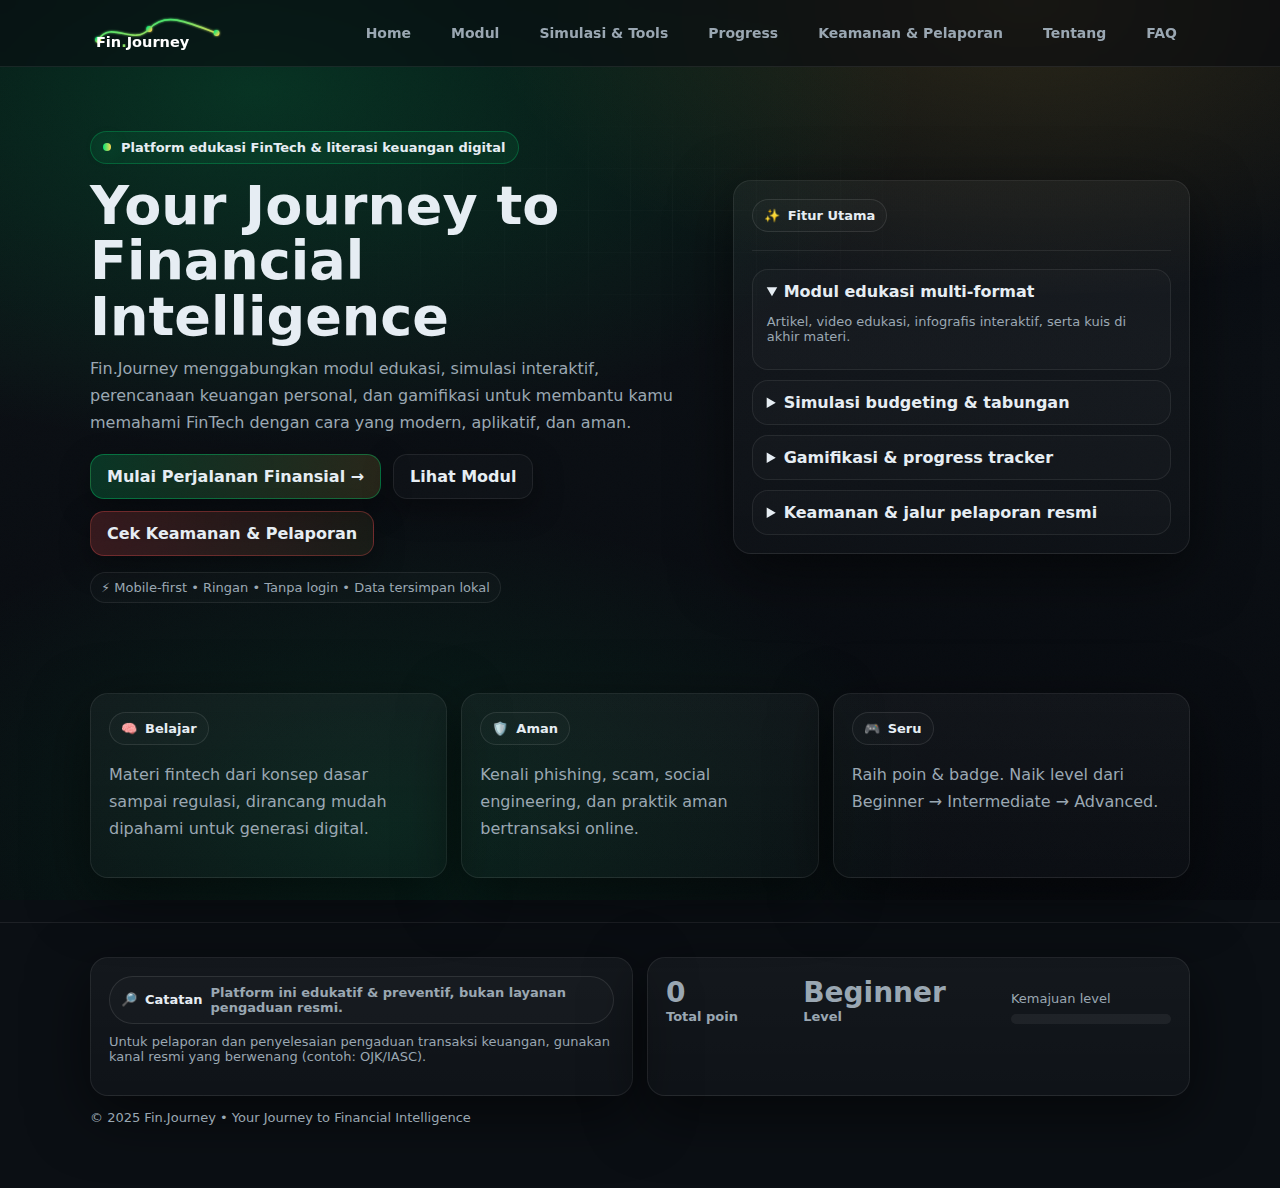
<file: index.html>
<!doctype html>
<html lang="id">
<head>
  <meta charset="utf-8" />
  <meta name="viewport" content="width=device-width, initial-scale=1" />
  <title>Landing | Fin.Journey</title>
  <meta name="description" content="Fin.Journey adalah platform edukasi literasi keuangan digital: modul fintech, keamanan, regulasi, simulasi & gamifikasi."/>
  <link rel="icon" href="assets/logo.svg" type="image/svg+xml"/>
  <link rel="stylesheet" href="css/styles.css" />
</head>
<body>
  <div class="grid-bg" aria-hidden="true"></div>
  <div class="noise" aria-hidden="true"></div>

  <header>
    <div class="container">
      <div class="nav">
        <a class="brand" href="home.html" aria-label="Ke Beranda">
          <img src="assets/logo.svg" alt="Fin.Journey logo"/>
        </a>
        <nav class="navlinks" aria-label="Navigasi utama">
          <a data-nav href="home.html">Home</a>
          <a data-nav href="modules.html">Modul</a>
          <a data-nav href="tools.html">Simulasi & Tools</a>
          <a data-nav href="gamification.html">Progress</a>
          <a data-nav href="security.html">Keamanan & Pelaporan</a>
          <a data-nav href="about.html">Tentang</a>
          <a data-nav href="faq.html">FAQ</a>
        </nav>
        <div class="mobile-toggle">
          <button id="mobileBtn" aria-label="Buka menu">☰ Menu</button>
        </div>
      </div></div>
  </header>

  
<main class="hero">
  <div class="container">
    <div class="wrap">
      <div>
        <div class="kicker"><span class="dot"></span> Platform edukasi FinTech & literasi keuangan digital</div>
        <h1>Your Journey to<br/>Financial Intelligence</h1>
        <p class="subtitle">
          Fin.Journey menggabungkan modul edukasi, simulasi interaktif, perencanaan keuangan personal, dan gamifikasi
          untuk membantu kamu memahami FinTech dengan cara yang modern, aplikatif, dan aman.
        </p>
        <div class="cta-row">
          <a class="btn primary" href="home.html">Mulai Perjalanan Finansial →</a>
          <a class="btn" href="modules.html">Lihat Modul</a>
          <a class="btn danger" href="security.html">Cek Keamanan & Pelaporan</a>
        </div>
        <div style="margin-top:16px" class="pill">⚡ Mobile-first • Ringan • Tanpa login • Data tersimpan lokal</div>
      </div>
      <div class="card pad">
        <div class="badge">✨ <strong>Fitur Utama</strong></div>
        <hr class="sep"/>
        <div class="accordion">
          <details open>
            <summary>Modul edukasi multi-format</summary>
            <p class="small">Artikel, video edukasi, infografis interaktif, serta kuis di akhir materi.</p>
          </details>
          <details>
            <summary>Simulasi budgeting & tabungan</summary>
            <p class="small">Coba kalkulator sederhana untuk menyusun alokasi keuangan bulanan.</p>
          </details>
          <details>
            <summary>Gamifikasi & progress tracker</summary>
            <p class="small">Poin, level, badge, dan riwayat pembelajaran untuk memotivasi belajar.</p>
          </details>
          <details>
            <summary>Keamanan & jalur pelaporan resmi</summary>
            <p class="small">Edukasi pencegahan penipuan + tautan ke kanal resmi OJK/IASC.</p>
          </details>
        </div>
      </div>
    </div>
  </div>
</main>

<section class="section">
  <div class="container">
    <div class="cols-3">
      <div class="card pad">
        <div class="badge">🧠 <strong>Belajar</strong></div>
        <p>Materi fintech dari konsep dasar sampai regulasi, dirancang mudah dipahami untuk generasi digital.</p>
      </div>
      <div class="card pad">
        <div class="badge">🛡️ <strong>Aman</strong></div>
        <p>Kenali phishing, scam, social engineering, dan praktik aman bertransaksi online.</p>
      </div>
      <div class="card pad">
        <div class="badge">🎮 <strong>Seru</strong></div>
        <p>Raih poin & badge. Naik level dari Beginner → Intermediate → Advanced.</p>
      </div>
    </div>
  </div>
</section>


  <footer class="footer">
    <div class="container">
      <div class="cols-2">
        <div class="card pad">
          <div class="badge">🔎 <strong>Catatan</strong> Platform ini edukatif & preventif, bukan layanan pengaduan resmi.</div>
          <p class="small" style="margin-top:10px">
            Untuk pelaporan dan penyelesaian pengaduan transaksi keuangan, gunakan kanal resmi yang berwenang (contoh: OJK/IASC).
          </p>
        </div>
        <div class="card pad">
          <div class="kpi">
            <div>
              <div class="n" id="pointsVal">0</div>
              <div class="lbl">Total poin</div>
            </div>
            <div>
              <div class="n" id="levelVal">Beginner</div>
              <div class="lbl">Level</div>
            </div>
            <div style="min-width:160px">
              <div class="small">Kemajuan level</div>
              <div class="progress" style="margin-top:8px"><div id="levelBar"></div></div>
            </div>
          </div>
        </div>
      </div>
      <p class="small" style="margin-top:14px">© 2025 Fin.Journey • Your Journey to Financial Intelligence</p>
    </div>
  </footer>

  <div id="toast" class="toast" role="status" aria-live="polite"></div>
  <script src="js/app.js"></script>
</body>
</html>
</file>
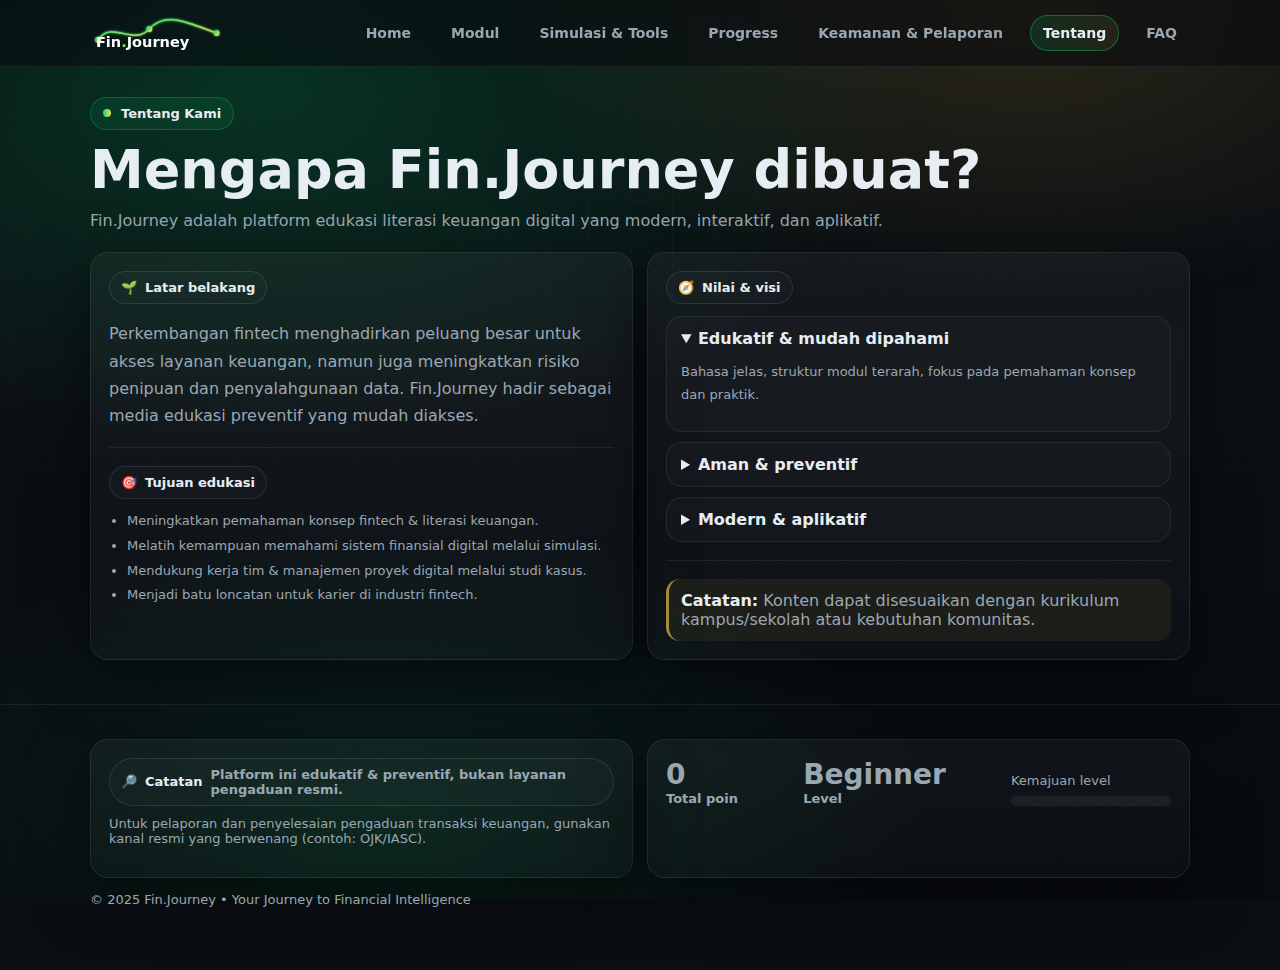
<file: about.html>
<!doctype html>
<html lang="id">
<head>
  <meta charset="utf-8" />
  <meta name="viewport" content="width=device-width, initial-scale=1" />
  <title>Tentang | Fin.Journey</title>
  <meta name="description" content="Fin.Journey adalah platform edukasi literasi keuangan digital: modul fintech, keamanan, regulasi, simulasi & gamifikasi."/>
  <link rel="icon" href="assets/logo.svg" type="image/svg+xml"/>
  <link rel="stylesheet" href="css/styles.css" />
</head>
<body>
  <div class="grid-bg" aria-hidden="true"></div>
  <div class="noise" aria-hidden="true"></div>

  <header>
    <div class="container">
      <div class="nav">
        <a class="brand" href="home.html" aria-label="Ke Beranda">
          <img src="assets/logo.svg" alt="Fin.Journey logo"/>
        </a>
        <nav class="navlinks" aria-label="Navigasi utama">
          <a data-nav href="home.html">Home</a>
          <a data-nav href="modules.html">Modul</a>
          <a data-nav href="tools.html">Simulasi & Tools</a>
          <a data-nav href="gamification.html">Progress</a>
          <a data-nav href="security.html">Keamanan & Pelaporan</a>
          <a data-nav href="about.html">Tentang</a>
          <a data-nav href="faq.html">FAQ</a>
        </nav>
        <div class="mobile-toggle">
          <button id="mobileBtn" aria-label="Buka menu">☰ Menu</button>
        </div>
      </div></div>
  </header>

  
<main class="section" style="padding-top:30px">
  <div class="container">
    <div class="kicker"><span class="dot"></span> Tentang Kami</div>
    <h1 style="margin-top:12px">Mengapa Fin.Journey dibuat?</h1>
    <p class="subtitle">Fin.Journey adalah platform edukasi literasi keuangan digital yang modern, interaktif, dan aplikatif.</p>

    <div class="cols-2">
      <div class="card pad">
        <div class="badge">🌱 <strong>Latar belakang</strong></div>
        <p>Perkembangan fintech menghadirkan peluang besar untuk akses layanan keuangan, namun juga meningkatkan risiko penipuan dan penyalahgunaan data. Fin.Journey hadir sebagai media edukasi preventif yang mudah diakses.</p>
        <hr class="sep"/>
        <div class="badge">🎯 <strong>Tujuan edukasi</strong></div>
        <ul class="small" style="margin-top:10px; padding-left:18px; line-height:1.9">
          <li>Meningkatkan pemahaman konsep fintech & literasi keuangan.</li>
          <li>Melatih kemampuan memahami sistem finansial digital melalui simulasi.</li>
          <li>Mendukung kerja tim & manajemen proyek digital melalui studi kasus.</li>
          <li>Menjadi batu loncatan untuk karier di industri fintech.</li>
        </ul>
      </div>
      <div class="card pad">
        <div class="badge">🧭 <strong>Nilai & visi</strong></div>
        <div class="accordion" style="margin-top:12px">
          <details open>
            <summary>Edukatif & mudah dipahami</summary>
            <p class="small">Bahasa jelas, struktur modul terarah, fokus pada pemahaman konsep dan praktik.</p>
          </details>
          <details>
            <summary>Aman & preventif</summary>
            <p class="small">Prioritas pada keamanan digital dan pengenalan modus penipuan.</p>
          </details>
          <details>
            <summary>Modern & aplikatif</summary>
            <p class="small">Simulasi tools dan gamifikasi agar belajar lebih menarik.</p>
          </details>
        </div>
        <hr class="sep"/>
        <div class="notice"><strong>Catatan:</strong> Konten dapat disesuaikan dengan kurikulum kampus/sekolah atau kebutuhan komunitas.</div>
      </div>
    </div>
  </div>
</main>


  <footer class="footer">
    <div class="container">
      <div class="cols-2">
        <div class="card pad">
          <div class="badge">🔎 <strong>Catatan</strong> Platform ini edukatif & preventif, bukan layanan pengaduan resmi.</div>
          <p class="small" style="margin-top:10px">
            Untuk pelaporan dan penyelesaian pengaduan transaksi keuangan, gunakan kanal resmi yang berwenang (contoh: OJK/IASC).
          </p>
        </div>
        <div class="card pad">
          <div class="kpi">
            <div>
              <div class="n" id="pointsVal">0</div>
              <div class="lbl">Total poin</div>
            </div>
            <div>
              <div class="n" id="levelVal">Beginner</div>
              <div class="lbl">Level</div>
            </div>
            <div style="min-width:160px">
              <div class="small">Kemajuan level</div>
              <div class="progress" style="margin-top:8px"><div id="levelBar"></div></div>
            </div>
          </div>
        </div>
      </div>
      <p class="small" style="margin-top:14px">© 2025 Fin.Journey • Your Journey to Financial Intelligence</p>
    </div>
  </footer>

  <div id="toast" class="toast" role="status" aria-live="polite"></div>
  <script src="js/app.js"></script>
</body>
</html>
</file>
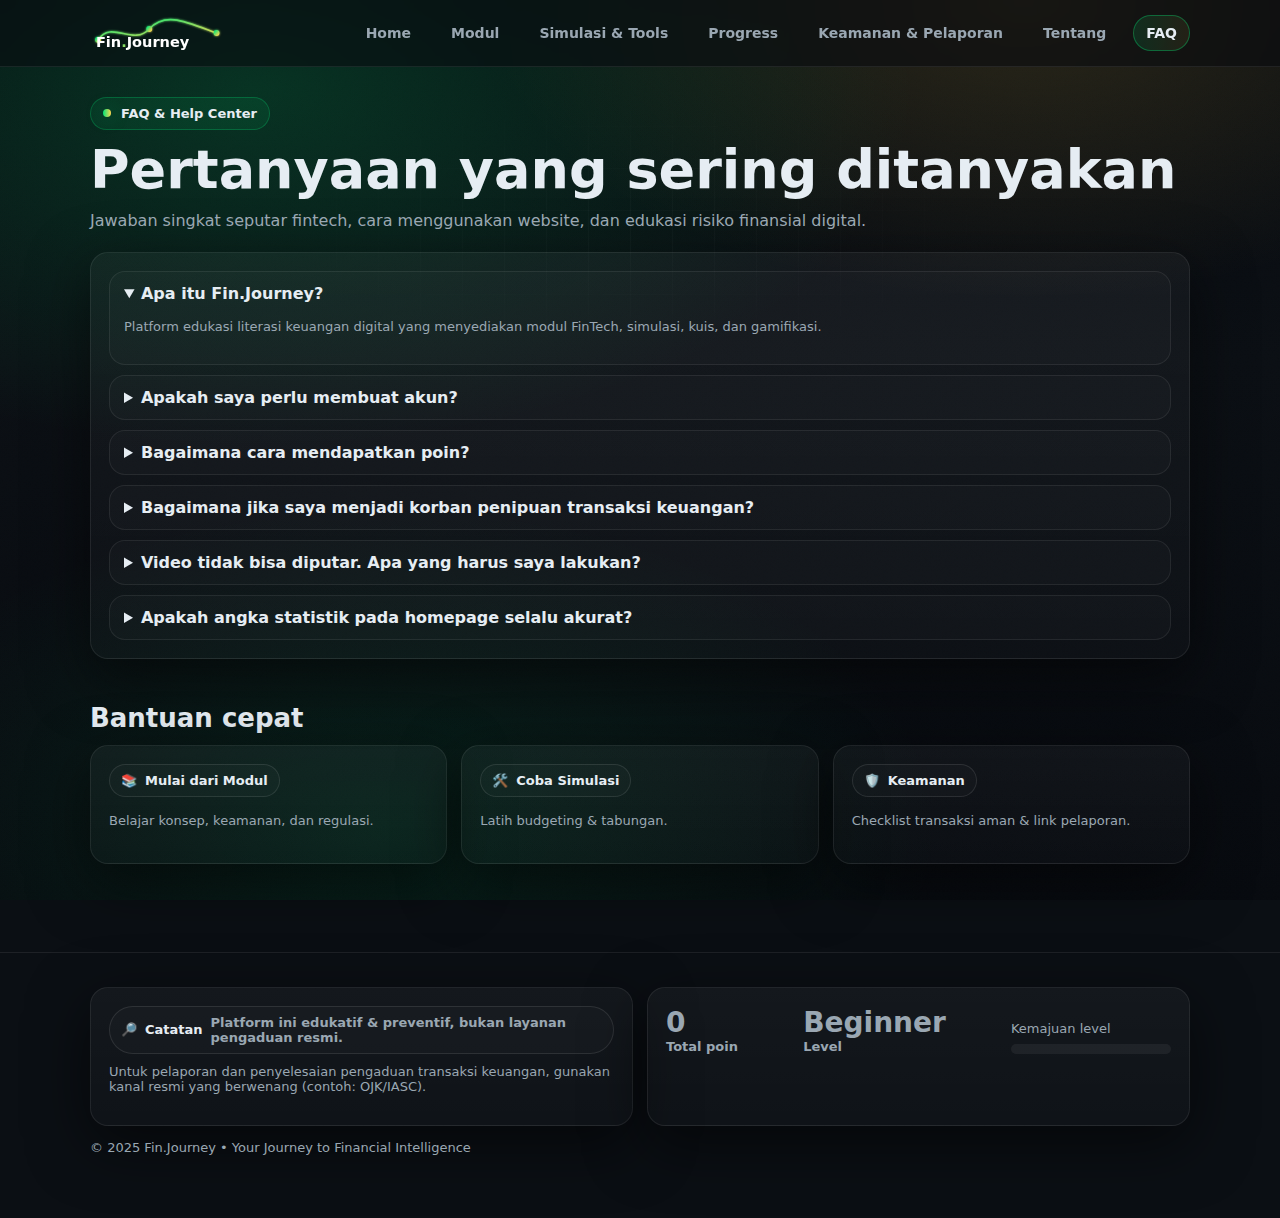
<file: faq.html>
<!doctype html>
<html lang="id">
<head>
  <meta charset="utf-8" />
  <meta name="viewport" content="width=device-width, initial-scale=1" />
  <title>FAQ | Fin.Journey</title>
  <meta name="description" content="Fin.Journey adalah platform edukasi literasi keuangan digital: modul fintech, keamanan, regulasi, simulasi & gamifikasi."/>
  <link rel="icon" href="assets/logo.svg" type="image/svg+xml"/>
  <link rel="stylesheet" href="css/styles.css" />
</head>
<body>
  <div class="grid-bg" aria-hidden="true"></div>
  <div class="noise" aria-hidden="true"></div>

  <header>
    <div class="container">
      <div class="nav">
        <a class="brand" href="home.html" aria-label="Ke Beranda">
          <img src="assets/logo.svg" alt="Fin.Journey logo"/>
        </a>
        <nav class="navlinks" aria-label="Navigasi utama">
          <a data-nav href="home.html">Home</a>
          <a data-nav href="modules.html">Modul</a>
          <a data-nav href="tools.html">Simulasi & Tools</a>
          <a data-nav href="gamification.html">Progress</a>
          <a data-nav href="security.html">Keamanan & Pelaporan</a>
          <a data-nav href="about.html">Tentang</a>
          <a data-nav href="faq.html">FAQ</a>
        </nav>
        <div class="mobile-toggle">
          <button id="mobileBtn" aria-label="Buka menu">☰ Menu</button>
        </div>
      </div></div>
  </header>

  
<main class="section" style="padding-top:30px">
  <div class="container">
    <div class="kicker"><span class="dot"></span> FAQ & Help Center</div>
    <h1 style="margin-top:12px">Pertanyaan yang sering ditanyakan</h1>
    <p class="subtitle">Jawaban singkat seputar fintech, cara menggunakan website, dan edukasi risiko finansial digital.</p>

    <div class="card pad accordion">
      <details open>
        <summary>Apa itu Fin.Journey?</summary>
        <p class="small">Platform edukasi literasi keuangan digital yang menyediakan modul FinTech, simulasi, kuis, dan gamifikasi.</p>
      </details>
      <details>
        <summary>Apakah saya perlu membuat akun?</summary>
        <p class="small">Tidak. Semua progress disimpan lokal di perangkat/browser kamu menggunakan localStorage.</p>
      </details>
      <details>
        <summary>Bagaimana cara mendapatkan poin?</summary>
        <p class="small">Klik “Tandai selesai” setelah membaca modul (+30 poin), kerjakan kuis (poin lebih besar), dan gunakan simulasi budgeting (+20 poin sekali).</p>
      </details>
      <details>
        <summary>Bagaimana jika saya menjadi korban penipuan transaksi keuangan?</summary>
        <p class="small">Kunjungi halaman “Keamanan & Pelaporan” dan gunakan link resmi pelaporan: <a href="https://iasc.ojk.go.id/" target="_blank" rel="noopener"><strong>iasc.ojk.go.id</strong></a>.</p>
      </details>
      <details>
        <summary>Video tidak bisa diputar. Apa yang harus saya lakukan?</summary>
        <p class="small">Kamu tetap bisa membaca artikel, melihat infografis, dan mengerjakan kuis. Video bersifat pelengkap.</p>
      </details>
      <details>
        <summary>Apakah angka statistik pada homepage selalu akurat?</summary>
        <p class="small">Homepage menampilkan statistik edukatif contoh. Untuk angka resmi terbaru, gunakan sumber pemerintah/lembaga terkait.</p>
      </details>
    </div>

    <section class="section">
      <h2>Bantuan cepat</h2>
      <div class="cols-3" style="margin-top:12px">
        <a class="card pad" href="modules.html">
          <div class="badge">📚 <strong>Mulai dari Modul</strong></div>
          <p class="small">Belajar konsep, keamanan, dan regulasi.</p>
        </a>
        <a class="card pad" href="tools.html">
          <div class="badge">🛠️ <strong>Coba Simulasi</strong></div>
          <p class="small">Latih budgeting & tabungan.</p>
        </a>
        <a class="card pad" href="security.html">
          <div class="badge">🛡️ <strong>Keamanan</strong></div>
          <p class="small">Checklist transaksi aman & link pelaporan.</p>
        </a>
      </div>
    </section>
  </div>
</main>


  <footer class="footer">
    <div class="container">
      <div class="cols-2">
        <div class="card pad">
          <div class="badge">🔎 <strong>Catatan</strong> Platform ini edukatif & preventif, bukan layanan pengaduan resmi.</div>
          <p class="small" style="margin-top:10px">
            Untuk pelaporan dan penyelesaian pengaduan transaksi keuangan, gunakan kanal resmi yang berwenang (contoh: OJK/IASC).
          </p>
        </div>
        <div class="card pad">
          <div class="kpi">
            <div>
              <div class="n" id="pointsVal">0</div>
              <div class="lbl">Total poin</div>
            </div>
            <div>
              <div class="n" id="levelVal">Beginner</div>
              <div class="lbl">Level</div>
            </div>
            <div style="min-width:160px">
              <div class="small">Kemajuan level</div>
              <div class="progress" style="margin-top:8px"><div id="levelBar"></div></div>
            </div>
          </div>
        </div>
      </div>
      <p class="small" style="margin-top:14px">© 2025 Fin.Journey • Your Journey to Financial Intelligence</p>
    </div>
  </footer>

  <div id="toast" class="toast" role="status" aria-live="polite"></div>
  <script src="js/app.js"></script>
</body>
</html>
</file>
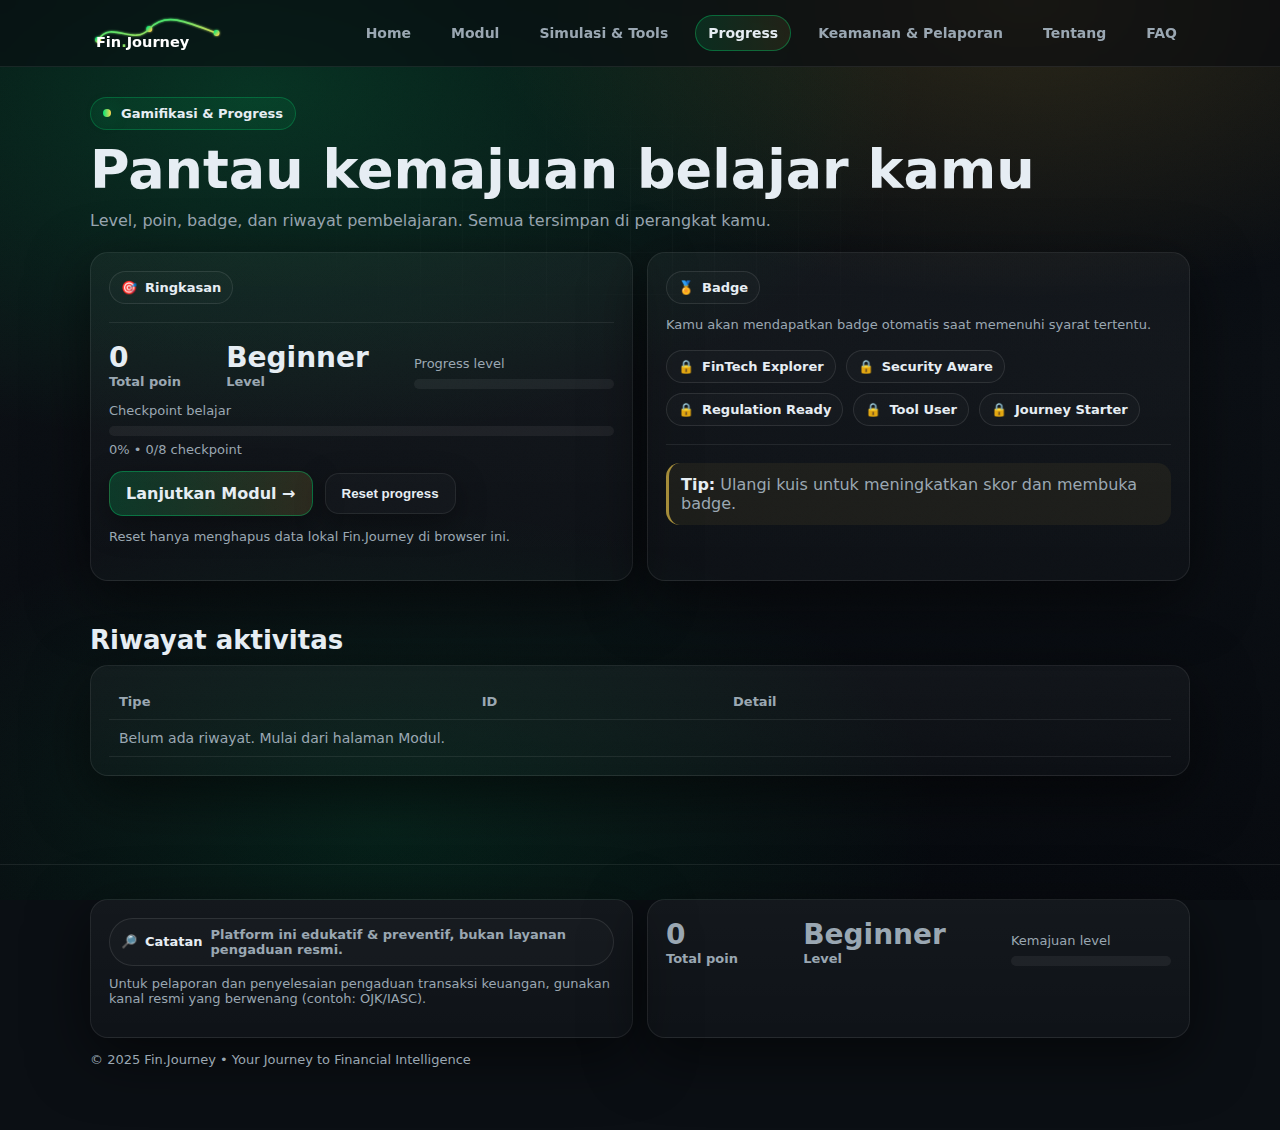
<file: gamification.html>
<!doctype html>
<html lang="id">
<head>
  <meta charset="utf-8" />
  <meta name="viewport" content="width=device-width, initial-scale=1" />
  <title>Progress | Fin.Journey</title>
  <meta name="description" content="Fin.Journey adalah platform edukasi literasi keuangan digital: modul fintech, keamanan, regulasi, simulasi & gamifikasi."/>
  <link rel="icon" href="assets/logo.svg" type="image/svg+xml"/>
  <link rel="stylesheet" href="css/styles.css" />
</head>
<body>
  <div class="grid-bg" aria-hidden="true"></div>
  <div class="noise" aria-hidden="true"></div>

  <header>
    <div class="container">
      <div class="nav">
        <a class="brand" href="home.html" aria-label="Ke Beranda">
          <img src="assets/logo.svg" alt="Fin.Journey logo"/>
        </a>
        <nav class="navlinks" aria-label="Navigasi utama">
          <a data-nav href="home.html">Home</a>
          <a data-nav href="modules.html">Modul</a>
          <a data-nav href="tools.html">Simulasi & Tools</a>
          <a data-nav href="gamification.html">Progress</a>
          <a data-nav href="security.html">Keamanan & Pelaporan</a>
          <a data-nav href="about.html">Tentang</a>
          <a data-nav href="faq.html">FAQ</a>
        </nav>
        <div class="mobile-toggle">
          <button id="mobileBtn" aria-label="Buka menu">☰ Menu</button>
        </div>
      </div></div>
  </header>

  
<main class="section" style="padding-top:30px">
  <div class="container">
    <div class="kicker"><span class="dot"></span> Gamifikasi & Progress</div>
    <h1 style="margin-top:12px">Pantau kemajuan belajar kamu</h1>
    <p class="subtitle">Level, poin, badge, dan riwayat pembelajaran. Semua tersimpan di perangkat kamu.</p>

    <div class="cols-2">
      <div class="card pad">
        <div class="badge">🎯 <strong>Ringkasan</strong></div>
        <hr class="sep"/>
        <div class="kpi">
          <div>
            <div class="n" id="pointsVal">0</div>
            <div class="lbl">Total poin</div>
          </div>
          <div>
            <div class="n" id="levelVal">Beginner</div>
            <div class="lbl">Level</div>
          </div>
          <div style="min-width:200px">
            <div class="small">Progress level</div>
            <div class="progress" style="margin-top:8px"><div id="levelBar"></div></div>
          </div>
        </div>

        <div style="margin-top:14px">
          <div class="small">Checkpoint belajar</div>
          <div class="progress" style="margin-top:8px"><div id="progressBar"></div></div>
          <div class="small" style="margin-top:6px"><span id="progressVal">0%</span> • <span id="progressMeta">0/8 checkpoint</span></div>
        </div>

        <div class="cta-row" style="margin-top:14px">
          <a class="btn primary" href="modules.html">Lanjutkan Modul →</a>
          <button class="btn" type="button" onclick="resetProgress()">Reset progress</button>
        </div>
        <p class="small" style="margin-top:10px">Reset hanya menghapus data lokal Fin.Journey di browser ini.</p>
      </div>

      <div class="card pad">
        <div class="badge">🏅 <strong>Badge</strong></div>
        <p class="small" style="margin-top:10px">Kamu akan mendapatkan badge otomatis saat memenuhi syarat tertentu.</p>
        <div id="badgesList" style="display:flex; flex-wrap:wrap; gap:10px; margin-top:12px"></div>
        <hr class="sep"/>
        <div class="notice"><strong>Tip:</strong> Ulangi kuis untuk meningkatkan skor dan membuka badge.</div>
      </div>
    </div>

    <section class="section">
      <h2>Riwayat aktivitas</h2>
      <div class="card pad">
        <table class="table">
          <thead><tr><th>Tipe</th><th>ID</th><th>Detail</th></tr></thead>
          <tbody id="historyBody"></tbody>
        </table>
      </div>
    </section>
  </div>
</main>

<script>
  function resetProgress(){
    if(!confirm("Reset progress Fin.Journey di perangkat ini?")) return;
    localStorage.removeItem("finjourney_state_v1");
    toast("Progress di-reset. Kamu bisa mulai ulang ✅");
    refreshGamificationUI();
  }
</script>


  <footer class="footer">
    <div class="container">
      <div class="cols-2">
        <div class="card pad">
          <div class="badge">🔎 <strong>Catatan</strong> Platform ini edukatif & preventif, bukan layanan pengaduan resmi.</div>
          <p class="small" style="margin-top:10px">
            Untuk pelaporan dan penyelesaian pengaduan transaksi keuangan, gunakan kanal resmi yang berwenang (contoh: OJK/IASC).
          </p>
        </div>
        <div class="card pad">
          <div class="kpi">
            <div>
              <div class="n" id="pointsVal">0</div>
              <div class="lbl">Total poin</div>
            </div>
            <div>
              <div class="n" id="levelVal">Beginner</div>
              <div class="lbl">Level</div>
            </div>
            <div style="min-width:160px">
              <div class="small">Kemajuan level</div>
              <div class="progress" style="margin-top:8px"><div id="levelBar"></div></div>
            </div>
          </div>
        </div>
      </div>
      <p class="small" style="margin-top:14px">© 2025 Fin.Journey • Your Journey to Financial Intelligence</p>
    </div>
  </footer>

  <div id="toast" class="toast" role="status" aria-live="polite"></div>
  <script src="js/app.js"></script>
</body>
</html>
</file>
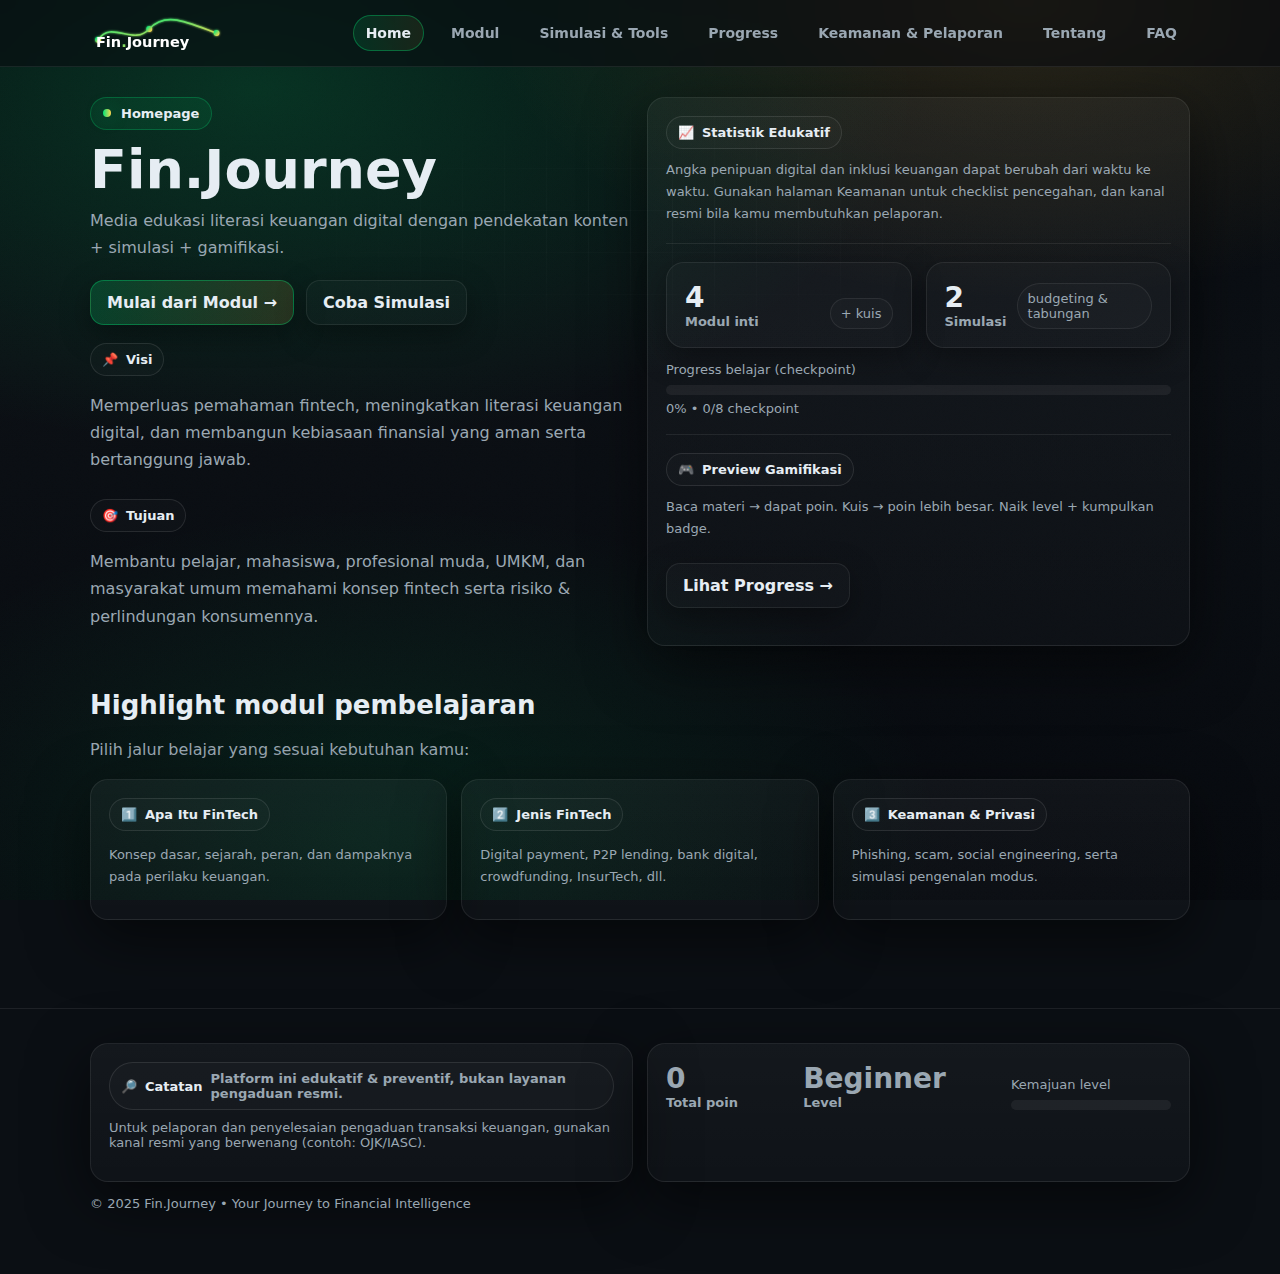
<file: home.html>
<!doctype html>
<html lang="id">
<head>
  <meta charset="utf-8" />
  <meta name="viewport" content="width=device-width, initial-scale=1" />
  <title>Home | Fin.Journey</title>
  <meta name="description" content="Fin.Journey adalah platform edukasi literasi keuangan digital: modul fintech, keamanan, regulasi, simulasi & gamifikasi."/>
  <link rel="icon" href="assets/logo.svg" type="image/svg+xml"/>
  <link rel="stylesheet" href="css/styles.css" />
</head>
<body>
  <div class="grid-bg" aria-hidden="true"></div>
  <div class="noise" aria-hidden="true"></div>

  <header>
    <div class="container">
      <div class="nav">
        <a class="brand" href="home.html" aria-label="Ke Beranda">
          <img src="assets/logo.svg" alt="Fin.Journey logo"/>
        </a>
        <nav class="navlinks" aria-label="Navigasi utama">
          <a data-nav href="home.html">Home</a>
          <a data-nav href="modules.html">Modul</a>
          <a data-nav href="tools.html">Simulasi & Tools</a>
          <a data-nav href="gamification.html">Progress</a>
          <a data-nav href="security.html">Keamanan & Pelaporan</a>
          <a data-nav href="about.html">Tentang</a>
          <a data-nav href="faq.html">FAQ</a>
        </nav>
        <div class="mobile-toggle">
          <button id="mobileBtn" aria-label="Buka menu">☰ Menu</button>
        </div>
      </div></div>
  </header>

  
<main class="section" style="padding-top:30px">
  <div class="container">
    <div class="cols-2">
      <div>
        <div class="kicker"><span class="dot"></span> Homepage</div>
        <h1 style="margin-top:12px">Fin.Journey</h1>
        <p class="subtitle">Media edukasi literasi keuangan digital dengan pendekatan konten + simulasi + gamifikasi.</p>
        <div class="cta-row">
          <a class="btn primary" href="modules.html">Mulai dari Modul →</a>
          <a class="btn" href="tools.html">Coba Simulasi</a>
        </div>
        <div class="section" style="padding:18px 0 0">
          <div class="badge">📌 <strong>Visi</strong></div>
          <p>Memperluas pemahaman fintech, meningkatkan literasi keuangan digital, dan membangun kebiasaan finansial yang aman serta bertanggung jawab.</p>
          <div class="badge" style="margin-top:10px">🎯 <strong>Tujuan</strong></div>
          <p>Membantu pelajar, mahasiswa, profesional muda, UMKM, dan masyarakat umum memahami konsep fintech serta risiko & perlindungan konsumennya.</p>
        </div>
      </div>

      <div class="card pad">
        <div class="badge">📈 <strong>Statistik Edukatif</strong></div>
        <p class="small" style="margin-top:10px">
          Angka penipuan digital dan inklusi keuangan dapat berubah dari waktu ke waktu. Gunakan halaman Keamanan untuk checklist pencegahan,
          dan kanal resmi bila kamu membutuhkan pelaporan.
        </p>
        <hr class="sep"/>
        <div class="cols-2">
          <div class="card pad subtle">
            <div class="kpi">
              <div>
                <div class="n">4</div>
                <div class="lbl">Modul inti</div>
              </div>
              <div class="pill">+ kuis</div>
            </div>
          </div>
          <div class="card pad subtle">
            <div class="kpi">
              <div>
                <div class="n">2</div>
                <div class="lbl">Simulasi</div>
              </div>
              <div class="pill">budgeting & tabungan</div>
            </div>
          </div>
        </div>

        <div style="margin-top:14px">
          <div class="small">Progress belajar (checkpoint)</div>
          <div class="progress" style="margin-top:8px"><div id="progressBar"></div></div>
          <div class="small" style="margin-top:6px"><span id="progressVal">0%</span> • <span id="progressMeta">0/8 checkpoint</span></div>
        </div>

        <hr class="sep"/>
        <div class="badge">🎮 <strong>Preview Gamifikasi</strong></div>
        <p class="small" style="margin-top:10px">Baca materi → dapat poin. Kuis → poin lebih besar. Naik level + kumpulkan badge.</p>
        <a class="btn" href="gamification.html" style="margin-top:10px">Lihat Progress →</a>
      </div>
    </div>

    <section class="section">
      <h2>Highlight modul pembelajaran</h2>
      <p>Pilih jalur belajar yang sesuai kebutuhan kamu:</p>
      <div class="cols-3" style="margin-top:12px">
        <a class="card pad" href="modules.html#fintech">
          <div class="badge">1️⃣ <strong>Apa Itu FinTech</strong></div>
          <p class="small">Konsep dasar, sejarah, peran, dan dampaknya pada perilaku keuangan.</p>
        </a>
        <a class="card pad" href="modules.html#types">
          <div class="badge">2️⃣ <strong>Jenis FinTech</strong></div>
          <p class="small">Digital payment, P2P lending, bank digital, crowdfunding, InsurTech, dll.</p>
        </a>
        <a class="card pad" href="modules.html#security">
          <div class="badge">3️⃣ <strong>Keamanan & Privasi</strong></div>
          <p class="small">Phishing, scam, social engineering, serta simulasi pengenalan modus.</p>
        </a>
      </div>
    </section>
  </div>
</main>


  <footer class="footer">
    <div class="container">
      <div class="cols-2">
        <div class="card pad">
          <div class="badge">🔎 <strong>Catatan</strong> Platform ini edukatif & preventif, bukan layanan pengaduan resmi.</div>
          <p class="small" style="margin-top:10px">
            Untuk pelaporan dan penyelesaian pengaduan transaksi keuangan, gunakan kanal resmi yang berwenang (contoh: OJK/IASC).
          </p>
        </div>
        <div class="card pad">
          <div class="kpi">
            <div>
              <div class="n" id="pointsVal">0</div>
              <div class="lbl">Total poin</div>
            </div>
            <div>
              <div class="n" id="levelVal">Beginner</div>
              <div class="lbl">Level</div>
            </div>
            <div style="min-width:160px">
              <div class="small">Kemajuan level</div>
              <div class="progress" style="margin-top:8px"><div id="levelBar"></div></div>
            </div>
          </div>
        </div>
      </div>
      <p class="small" style="margin-top:14px">© 2025 Fin.Journey • Your Journey to Financial Intelligence</p>
    </div>
  </footer>

  <div id="toast" class="toast" role="status" aria-live="polite"></div>
  <script src="js/app.js"></script>
</body>
</html>
</file>
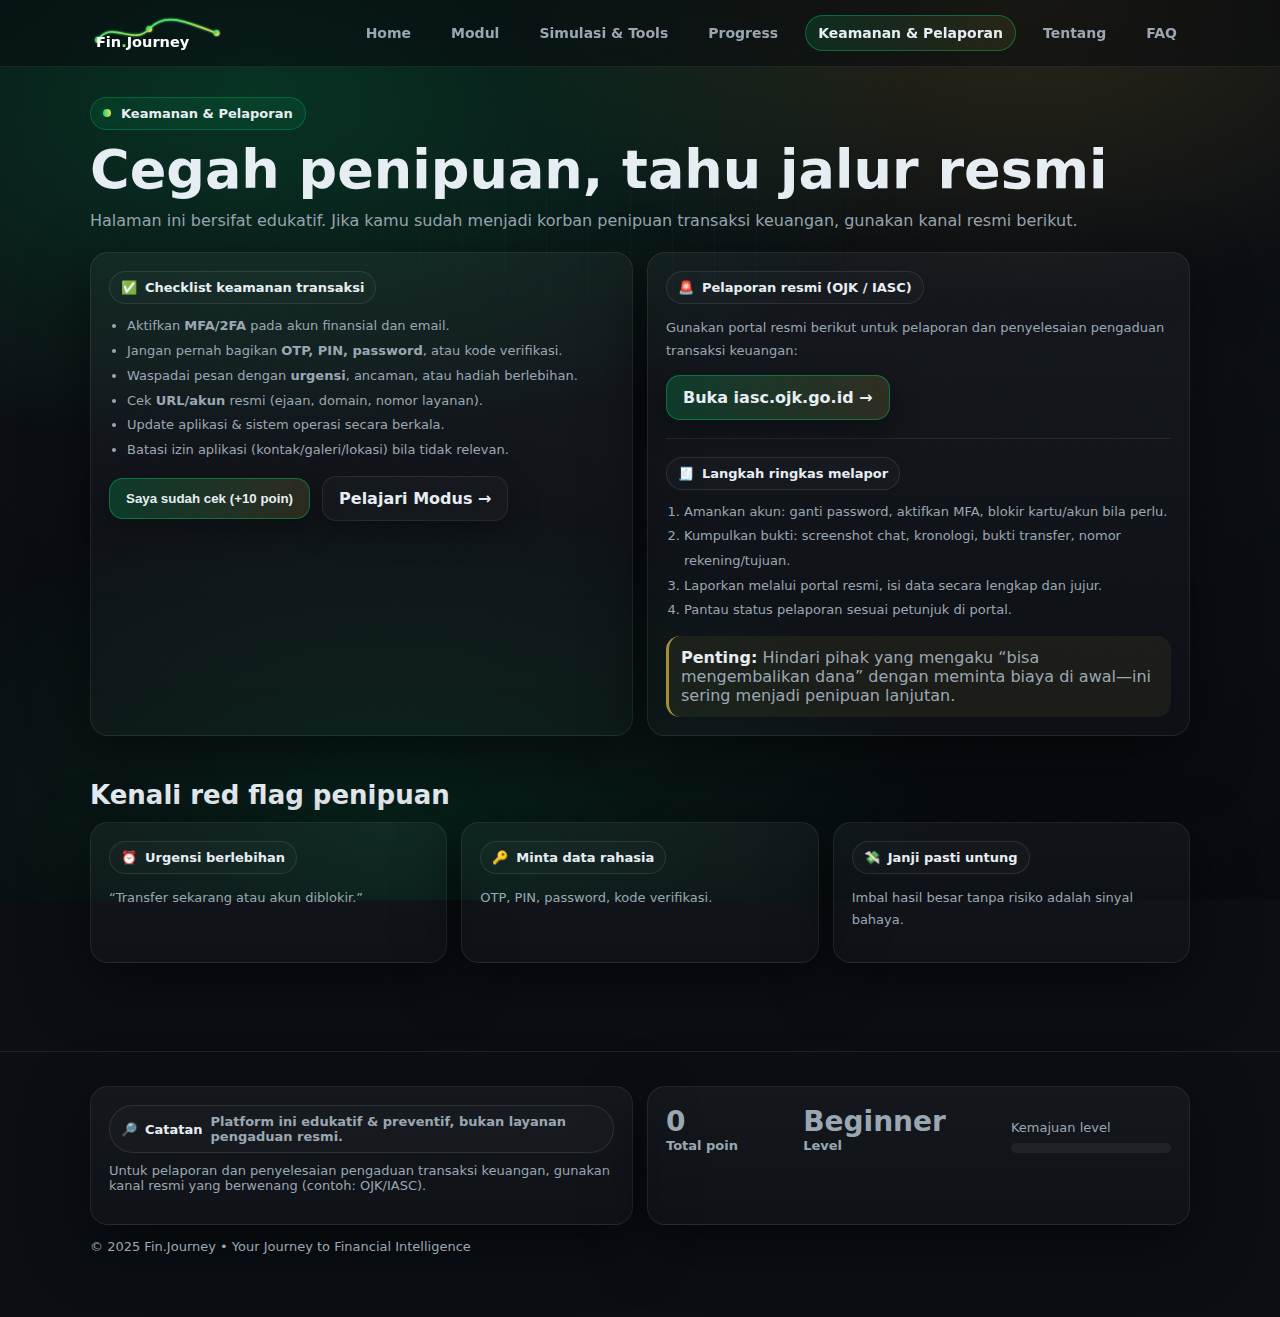
<file: security.html>
<!doctype html>
<html lang="id">
<head>
  <meta charset="utf-8" />
  <meta name="viewport" content="width=device-width, initial-scale=1" />
  <title>Keamanan & Pelaporan | Fin.Journey</title>
  <meta name="description" content="Fin.Journey adalah platform edukasi literasi keuangan digital: modul fintech, keamanan, regulasi, simulasi & gamifikasi."/>
  <link rel="icon" href="assets/logo.svg" type="image/svg+xml"/>
  <link rel="stylesheet" href="css/styles.css" />
</head>
<body>
  <div class="grid-bg" aria-hidden="true"></div>
  <div class="noise" aria-hidden="true"></div>

  <header>
    <div class="container">
      <div class="nav">
        <a class="brand" href="home.html" aria-label="Ke Beranda">
          <img src="assets/logo.svg" alt="Fin.Journey logo"/>
        </a>
        <nav class="navlinks" aria-label="Navigasi utama">
          <a data-nav href="home.html">Home</a>
          <a data-nav href="modules.html">Modul</a>
          <a data-nav href="tools.html">Simulasi & Tools</a>
          <a data-nav href="gamification.html">Progress</a>
          <a data-nav href="security.html">Keamanan & Pelaporan</a>
          <a data-nav href="about.html">Tentang</a>
          <a data-nav href="faq.html">FAQ</a>
        </nav>
        <div class="mobile-toggle">
          <button id="mobileBtn" aria-label="Buka menu">☰ Menu</button>
        </div>
      </div></div>
  </header>

  
<main class="section" style="padding-top:30px">
  <div class="container">
    <div class="kicker"><span class="dot"></span> Keamanan & Pelaporan</div>
    <h1 style="margin-top:12px">Cegah penipuan, tahu jalur resmi</h1>
    <p class="subtitle">Halaman ini bersifat edukatif. Jika kamu sudah menjadi korban penipuan transaksi keuangan, gunakan kanal resmi berikut.</p>

    <div class="cols-2">
      <div class="card pad">
        <div class="badge">✅ <strong>Checklist keamanan transaksi</strong></div>
        <ul class="small" style="margin-top:10px; padding-left:18px; line-height:1.9">
          <li>Aktifkan <strong>MFA/2FA</strong> pada akun finansial dan email.</li>
          <li>Jangan pernah bagikan <strong>OTP, PIN, password</strong>, atau kode verifikasi.</li>
          <li>Waspadai pesan dengan <strong>urgensi</strong>, ancaman, atau hadiah berlebihan.</li>
          <li>Cek <strong>URL/akun</strong> resmi (ejaan, domain, nomor layanan).</li>
          <li>Update aplikasi & sistem operasi secara berkala.</li>
          <li>Batasi izin aplikasi (kontak/galeri/lokasi) bila tidak relevan.</li>
        </ul>

        <div class="cta-row">
          <button class="btn primary" type="button" onclick="addPoints(10,'Kamu sudah melakukan langkah preventif!')">Saya sudah cek (+10 poin)</button>
          <a class="btn" href="modules.html#security">Pelajari Modus →</a>
        </div>
      </div>

      <div class="card pad">
        <div class="badge">🚨 <strong>Pelaporan resmi (OJK / IASC)</strong></div>
        <p class="small">Gunakan portal resmi berikut untuk pelaporan dan penyelesaian pengaduan transaksi keuangan:</p>
        <a class="btn primary" href="https://iasc.ojk.go.id/" target="_blank" rel="noopener">Buka iasc.ojk.go.id →</a>

        <hr class="sep"/>
        <div class="badge">🧾 <strong>Langkah ringkas melapor</strong></div>
        <ol class="small" style="margin-top:10px; padding-left:18px; line-height:1.9">
          <li>Amankan akun: ganti password, aktifkan MFA, blokir kartu/akun bila perlu.</li>
          <li>Kumpulkan bukti: screenshot chat, kronologi, bukti transfer, nomor rekening/tujuan.</li>
          <li>Laporkan melalui portal resmi, isi data secara lengkap dan jujur.</li>
          <li>Pantau status pelaporan sesuai petunjuk di portal.</li>
        </ol>

        <div class="notice" style="margin-top:12px">
          <strong>Penting:</strong> Hindari pihak yang mengaku “bisa mengembalikan dana” dengan meminta biaya di awal—ini sering menjadi penipuan lanjutan.
        </div>
      </div>
    </div>

    <section class="section">
      <h2>Kenali red flag penipuan</h2>
      <div class="cols-3" style="margin-top:12px">
        <div class="card pad">
          <div class="badge">⏰ <strong>Urgensi berlebihan</strong></div>
          <p class="small">“Transfer sekarang atau akun diblokir.”</p>
        </div>
        <div class="card pad">
          <div class="badge">🔑 <strong>Minta data rahasia</strong></div>
          <p class="small">OTP, PIN, password, kode verifikasi.</p>
        </div>
        <div class="card pad">
          <div class="badge">💸 <strong>Janji pasti untung</strong></div>
          <p class="small">Imbal hasil besar tanpa risiko adalah sinyal bahaya.</p>
        </div>
      </div>
    </section>
  </div>
</main>


  <footer class="footer">
    <div class="container">
      <div class="cols-2">
        <div class="card pad">
          <div class="badge">🔎 <strong>Catatan</strong> Platform ini edukatif & preventif, bukan layanan pengaduan resmi.</div>
          <p class="small" style="margin-top:10px">
            Untuk pelaporan dan penyelesaian pengaduan transaksi keuangan, gunakan kanal resmi yang berwenang (contoh: OJK/IASC).
          </p>
        </div>
        <div class="card pad">
          <div class="kpi">
            <div>
              <div class="n" id="pointsVal">0</div>
              <div class="lbl">Total poin</div>
            </div>
            <div>
              <div class="n" id="levelVal">Beginner</div>
              <div class="lbl">Level</div>
            </div>
            <div style="min-width:160px">
              <div class="small">Kemajuan level</div>
              <div class="progress" style="margin-top:8px"><div id="levelBar"></div></div>
            </div>
          </div>
        </div>
      </div>
      <p class="small" style="margin-top:14px">© 2025 Fin.Journey • Your Journey to Financial Intelligence</p>
    </div>
  </footer>

  <div id="toast" class="toast" role="status" aria-live="polite"></div>
  <script src="js/app.js"></script>
</body>
</html>
</file>
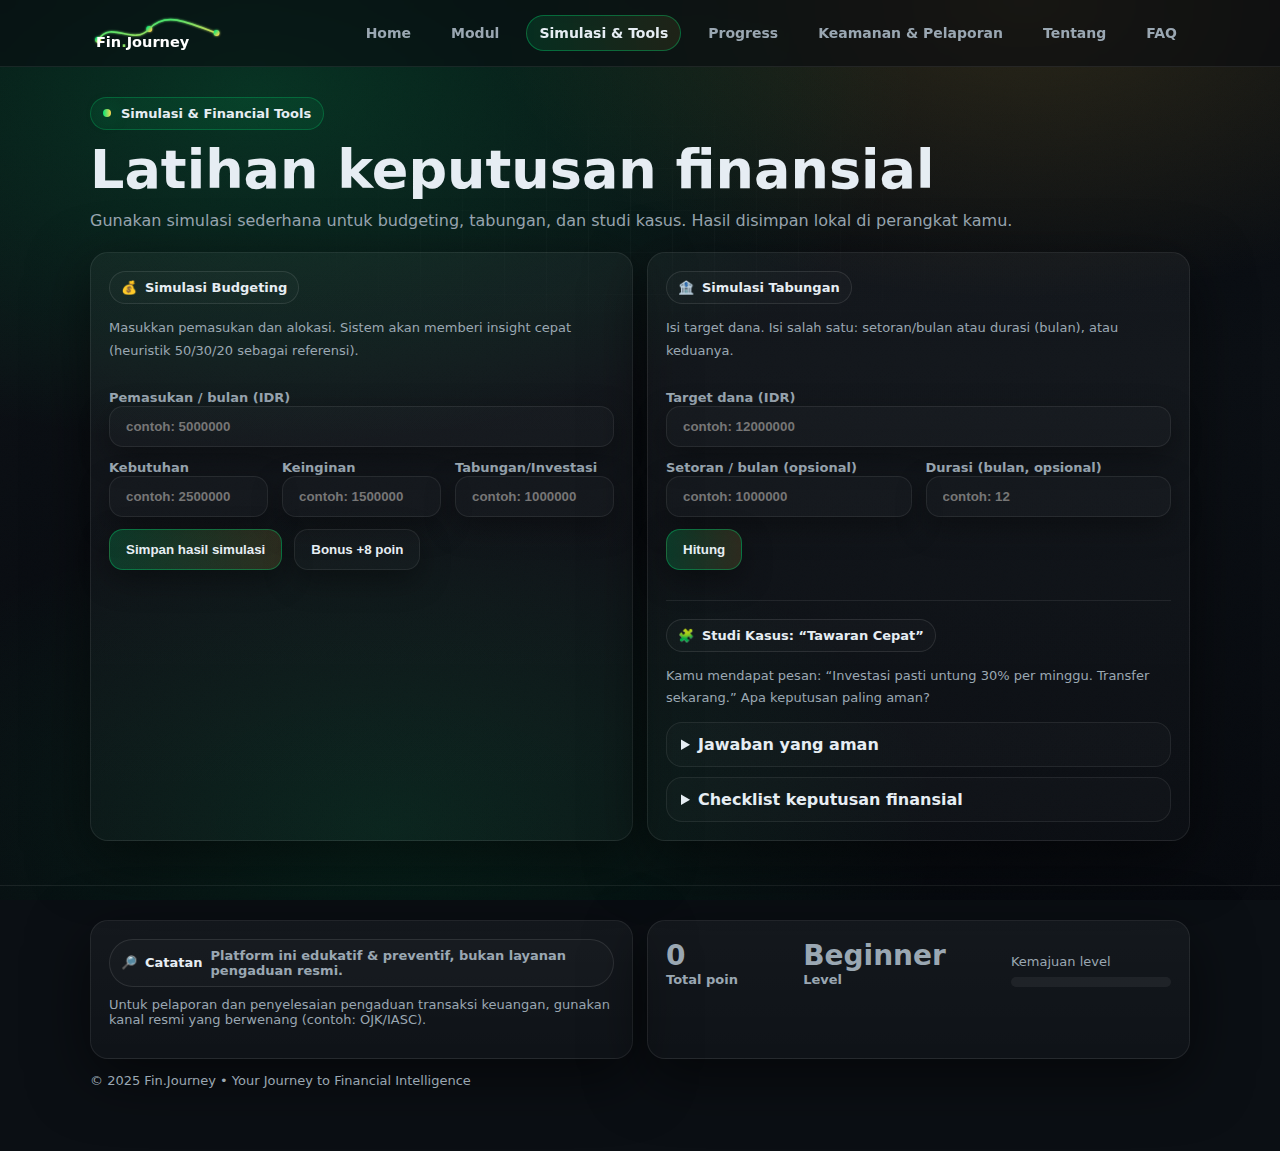
<file: tools.html>
<!doctype html>
<html lang="id">
<head>
  <meta charset="utf-8" />
  <meta name="viewport" content="width=device-width, initial-scale=1" />
  <title>Simulasi & Tools | Fin.Journey</title>
  <meta name="description" content="Fin.Journey adalah platform edukasi literasi keuangan digital: modul fintech, keamanan, regulasi, simulasi & gamifikasi."/>
  <link rel="icon" href="assets/logo.svg" type="image/svg+xml"/>
  <link rel="stylesheet" href="css/styles.css" />
</head>
<body>
  <div class="grid-bg" aria-hidden="true"></div>
  <div class="noise" aria-hidden="true"></div>

  <header>
    <div class="container">
      <div class="nav">
        <a class="brand" href="home.html" aria-label="Ke Beranda">
          <img src="assets/logo.svg" alt="Fin.Journey logo"/>
        </a>
        <nav class="navlinks" aria-label="Navigasi utama">
          <a data-nav href="home.html">Home</a>
          <a data-nav href="modules.html">Modul</a>
          <a data-nav href="tools.html">Simulasi & Tools</a>
          <a data-nav href="gamification.html">Progress</a>
          <a data-nav href="security.html">Keamanan & Pelaporan</a>
          <a data-nav href="about.html">Tentang</a>
          <a data-nav href="faq.html">FAQ</a>
        </nav>
        <div class="mobile-toggle">
          <button id="mobileBtn" aria-label="Buka menu">☰ Menu</button>
        </div>
      </div></div>
  </header>

  
<main class="section" style="padding-top:30px">
  <div class="container">
    <div class="kicker"><span class="dot"></span> Simulasi & Financial Tools</div>
    <h1 style="margin-top:12px">Latihan keputusan finansial</h1>
    <p class="subtitle">Gunakan simulasi sederhana untuk budgeting, tabungan, dan studi kasus. Hasil disimpan lokal di perangkat kamu.</p>

    <div class="cols-2">
      <div class="card pad">
        <div class="badge">💰 <strong>Simulasi Budgeting</strong></div>
        <p class="small">Masukkan pemasukan dan alokasi. Sistem akan memberi insight cepat (heuristik 50/30/20 sebagai referensi).</p>

        <form id="budgetForm" class="section" style="padding:12px 0 0">
          <label class="small"><strong>Pemasukan / bulan (IDR)</strong></label>
          <input class="btn" style="width:100%; justify-content:flex-start" id="income" inputmode="numeric" placeholder="contoh: 5000000"/>
          <div class="cols-3" style="margin-top:10px">
            <div>
              <label class="small"><strong>Kebutuhan</strong></label>
              <input class="btn" style="width:100%; justify-content:flex-start" id="need" inputmode="numeric" placeholder="contoh: 2500000"/>
            </div>
            <div>
              <label class="small"><strong>Keinginan</strong></label>
              <input class="btn" style="width:100%; justify-content:flex-start" id="want" inputmode="numeric" placeholder="contoh: 1500000"/>
            </div>
            <div>
              <label class="small"><strong>Tabungan/Investasi</strong></label>
              <input class="btn" style="width:100%; justify-content:flex-start" id="save" inputmode="numeric" placeholder="contoh: 1000000"/>
            </div>
          </div>
          <div class="cta-row" style="margin-top:12px">
            <button class="btn primary" type="submit">Simpan hasil simulasi</button>
            <button class="btn" type="button" onclick="addPoints(8,'Konsisten evaluasi budgeting!')">Bonus +8 poin</button>
          </div>
        </form>

        <div id="budgetOut" class="section" style="padding:12px 0 0"></div>
      </div>

      <div class="card pad">
        <div class="badge">🏦 <strong>Simulasi Tabungan</strong></div>
        <p class="small">Isi target dana. Isi salah satu: setoran/bulan atau durasi (bulan), atau keduanya.</p>

        <form id="saveForm" class="section" style="padding:12px 0 0">
          <label class="small"><strong>Target dana (IDR)</strong></label>
          <input class="btn" style="width:100%; justify-content:flex-start" id="target" inputmode="numeric" placeholder="contoh: 12000000"/>

          <div class="cols-2" style="margin-top:10px">
            <div>
              <label class="small"><strong>Setoran / bulan (opsional)</strong></label>
              <input class="btn" style="width:100%; justify-content:flex-start" id="monthly" inputmode="numeric" placeholder="contoh: 1000000"/>
            </div>
            <div>
              <label class="small"><strong>Durasi (bulan, opsional)</strong></label>
              <input class="btn" style="width:100%; justify-content:flex-start" id="months" inputmode="numeric" placeholder="contoh: 12"/>
            </div>
          </div>

          <div class="cta-row" style="margin-top:12px">
            <button class="btn primary" type="submit">Hitung</button>
          </div>
        </form>

        <div id="saveOut" class="section" style="padding:12px 0 0"></div>

        <hr class="sep"/>
        <div class="badge">🧩 <strong>Studi Kasus: “Tawaran Cepat”</strong></div>
        <p class="small">Kamu mendapat pesan: “Investasi pasti untung 30% per minggu. Transfer sekarang.” Apa keputusan paling aman?</p>
        <div class="accordion" style="margin-top:10px">
          <details>
            <summary>Jawaban yang aman</summary>
            <p class="small">Tolak, verifikasi via kanal resmi, dan lakukan due diligence. Janji “pasti untung besar” adalah red flag.</p>
          </details>
          <details>
            <summary>Checklist keputusan finansial</summary>
            <ul class="small" style="margin:8px 0 0; padding-left:18px">
              <li>Apakah penyelenggara berizin dan legal?</li>
              <li>Apakah ada transparansi risiko & biaya?</li>
              <li>Apakah ada tekanan waktu/urgensi?</li>
              <li>Apakah imbal hasil realistis?</li>
            </ul>
          </details>
        </div>
      </div>
    </div>
  </div>
</main>


  <footer class="footer">
    <div class="container">
      <div class="cols-2">
        <div class="card pad">
          <div class="badge">🔎 <strong>Catatan</strong> Platform ini edukatif & preventif, bukan layanan pengaduan resmi.</div>
          <p class="small" style="margin-top:10px">
            Untuk pelaporan dan penyelesaian pengaduan transaksi keuangan, gunakan kanal resmi yang berwenang (contoh: OJK/IASC).
          </p>
        </div>
        <div class="card pad">
          <div class="kpi">
            <div>
              <div class="n" id="pointsVal">0</div>
              <div class="lbl">Total poin</div>
            </div>
            <div>
              <div class="n" id="levelVal">Beginner</div>
              <div class="lbl">Level</div>
            </div>
            <div style="min-width:160px">
              <div class="small">Kemajuan level</div>
              <div class="progress" style="margin-top:8px"><div id="levelBar"></div></div>
            </div>
          </div>
        </div>
      </div>
      <p class="small" style="margin-top:14px">© 2025 Fin.Journey • Your Journey to Financial Intelligence</p>
    </div>
  </footer>

  <div id="toast" class="toast" role="status" aria-live="polite"></div>
  <script src="js/app.js"></script>
</body>
</html>
</file>
<file: css/styles.css>
:root{
  --bg:#0b0f14;
  --panel:#0f1620;
  --panel2:#0c131b;
  --text:#e6edf3;
  --muted:#9aa7b2;
  --line:rgba(255,255,255,.08);
  --accent1:#00e676; /* neon green */
  --accent2:#ffd54f; /* futuristic gold */
  --danger:#ff5252;
  --ok:#69f0ae;
  --shadow: 0 18px 60px rgba(0,0,0,.55);
  --radius:18px;
}
*{box-sizing:border-box}
html,body{height:100%}
body{
  margin:0;
  font-family: system-ui, -apple-system, Segoe UI, Roboto, Arial, sans-serif;
  color:var(--text);
  /*
    Theme background dibuat "nyatu" saat scroll:
    - Glow hijau/emas tetap konsisten karena background-attachment: fixed
    - Tambah glow halus di bawah agar tidak terasa "putus" di tengah halaman
  */
  background-color: var(--bg);
  background-image:
    radial-gradient(1200px 650px at 20% 10%, rgba(0,230,118,.18), transparent 55%),
    radial-gradient(900px 500px at 80% 0%, rgba(255,213,79,.14), transparent 60%),
    radial-gradient(900px 520px at 30% 92%, rgba(0,230,118,.10), transparent 62%),
    linear-gradient(180deg, #070a0f 0%, #0b0f14 40%, #070a0f 100%);
  background-repeat: no-repeat;
  background-attachment: fixed;
  background-size: cover;
  overflow-x:hidden;
}
a{color:inherit; text-decoration:none}
img{max-width:100%; display:block}
.container{width:min(1100px, 92vw); margin:0 auto}
.grid-bg{
  position:fixed; inset:0; pointer-events:none; opacity:.55;
  background:
    linear-gradient(to right, rgba(255,255,255,.05) 1px, transparent 1px),
    linear-gradient(to bottom, rgba(255,255,255,.04) 1px, transparent 1px);
  background-size: 42px 42px;
  mask-image: radial-gradient(closest-side at 50% 25%, black 0%, transparent 70%);
}
.noise{
  position:fixed; inset:0; pointer-events:none; opacity:.06; mix-blend-mode: overlay;
  background-image: url("data:image/svg+xml,%3Csvg xmlns='http://www.w3.org/2000/svg' width='120' height='120'%3E%3Cfilter id='n'%3E%3CfeTurbulence type='fractalNoise' baseFrequency='.8' numOctaves='3' stitchTiles='stitch'/%3E%3C/filter%3E%3Crect width='120' height='120' filter='url(%23n)' opacity='.5'/%3E%3C/svg%3E");
}
header{
  position:sticky; top:0; z-index:50;
  backdrop-filter: blur(10px);
  background: rgba(7,10,15,.55);
  border-bottom:1px solid var(--line);
}
.nav{
  display:flex; align-items:center; justify-content:space-between;
  padding:14px 0;
}
.brand{display:flex; align-items:center; gap:12px}
.brand img{width:140px; height:auto}
.navlinks{
  display:flex; gap:14px; align-items:center; flex-wrap:wrap;
}
.navlinks a{
  padding:9px 12px;
  border:1px solid transparent;
  border-radius:999px;
  color:var(--muted);
  font-weight:600;
  font-size:14px;
}
.navlinks a:hover{border-color:var(--line); color:var(--text)}
.navlinks a.active{
  color:var(--text);
  border-color:rgba(0,230,118,.35);
  background: linear-gradient(90deg, rgba(0,230,118,.12), rgba(255,213,79,.08));
}
.mobile-toggle{display:none}
@media (max-width: 840px){
  .navlinks{display:none}
  .mobile-toggle{display:inline-flex; gap:10px; align-items:center}
  .mobile-toggle button{
    background:transparent; color:var(--text);
    border:1px solid var(--line);
    border-radius:12px; padding:10px 12px;
    cursor:pointer;
  }
  .mobile-drawer{
    display:none;
    padding:12px 0 18px;
    border-top:1px solid var(--line);
  }
  .mobile-drawer.open{display:block}
  .mobile-drawer a{display:block; padding:12px 10px; color:var(--muted); font-weight:700}
  .mobile-drawer a:hover{color:var(--text)}
}
.hero{
  padding:64px 0 46px;
}
.hero .wrap{
  display:grid; grid-template-columns: 1.15fr .85fr; gap:24px; align-items:center;
}
@media (max-width: 980px){
  .hero .wrap{grid-template-columns:1fr; gap:18px}
}
.kicker{
  display:inline-flex; align-items:center; gap:10px;
  padding:8px 12px; border-radius:999px;
  border:1px solid rgba(0,230,118,.25);
  background: rgba(0,230,118,.08);
  color:var(--text);
  font-weight:700;
  font-size:13px;
}
.kicker .dot{
  width:8px; height:8px; border-radius:50%;
  background: linear-gradient(90deg, var(--accent1), var(--accent2));
  box-shadow: 0 0 18px rgba(0,230,118,.35);
}
h1{
  font-size: clamp(34px, 4.4vw, 54px);
  margin:14px 0 10px;
  line-height:1.03;
}
.subtitle{
  color:var(--muted);
  font-size:16px;
  line-height:1.7;
  margin:0 0 18px;
}
.cta-row{display:flex; gap:12px; flex-wrap:wrap; align-items:center}
.btn{
  display:inline-flex; gap:10px; align-items:center; justify-content:center;
  padding:12px 16px;
  border-radius:14px;
  border:1px solid var(--line);
  background: rgba(255,255,255,.02);
  color:var(--text);
  font-weight:800;
  cursor:pointer;
  box-shadow: 0 10px 30px rgba(0,0,0,.35);
}
.btn:hover{transform: translateY(-1px); transition:.15s ease; border-color: rgba(255,255,255,.16)}
.btn.primary{
  border-color: rgba(0,230,118,.35);
  background: linear-gradient(90deg, rgba(0,230,118,.18), rgba(255,213,79,.12));
}
.btn.danger{
  border-color: rgba(255,82,82,.3);
  background: linear-gradient(90deg, rgba(255,82,82,.18), rgba(255,213,79,.06));
}
.card{
  background: linear-gradient(180deg, rgba(255,255,255,.04), rgba(255,255,255,.02));
  border:1px solid var(--line);
  border-radius: var(--radius);
  box-shadow: var(--shadow);
}
.card.subtle{
  /* variasi yang tetap selaras dengan tema (untuk card kecil di dalam card besar) */
  background: rgba(255,255,255,.02);
  box-shadow: 0 10px 30px rgba(0,0,0,.35);
}
.card.pad{padding:18px}
.badge{
  display:inline-flex; align-items:center; gap:8px;
  padding:8px 11px; border-radius:999px;
  border:1px solid rgba(255,255,255,.10);
  color:var(--muted);
  font-weight:700; font-size:13px;
  background: rgba(255,255,255,.02);
}
.badge strong{color:var(--text)}
.section{padding:44px 0}
.section h2{margin:0 0 10px; font-size:26px}
.section p{color:var(--muted); line-height:1.7}
.cols-3{display:grid; grid-template-columns: repeat(3, 1fr); gap:14px}
@media (max-width: 980px){.cols-3{grid-template-columns:1fr}}
.cols-2{display:grid; grid-template-columns: 1fr 1fr; gap:14px}
@media (max-width: 980px){.cols-2{grid-template-columns:1fr}}
.small{font-size:13px; color:var(--muted)}
hr.sep{border:0; height:1px; background:var(--line); margin:18px 0}
.footer{
  padding:34px 0 50px;
  border-top:1px solid var(--line);
  color:var(--muted);
}
.kpi{
  display:flex; justify-content:space-between; gap:10px; align-items:flex-end;
}
.kpi .n{font-size:28px; font-weight:900}
.kpi .lbl{font-size:13px; color:var(--muted); font-weight:700}
.pill{
  display:inline-flex; align-items:center; gap:8px;
  padding:7px 10px; border-radius:999px;
  border:1px solid var(--line);
  background: rgba(255,255,255,.02);
  font-size:13px;
  color:var(--muted);
}
.progress{
  height:10px; border-radius:999px;
  background: rgba(255,255,255,.06);
  overflow:hidden;
}
.progress > div{
  height:100%;
  width:0%;
  background: linear-gradient(90deg, rgba(0,230,118,.95), rgba(255,213,79,.85));
}
.table{
  width:100%; border-collapse: collapse; overflow:hidden;
}
.table th, .table td{
  padding:10px 10px;
  border-bottom:1px solid var(--line);
  text-align:left;
}
.table th{color:var(--muted); font-size:13px; font-weight:800}
.table td{font-size:14px}
.chip{
  display:inline-flex; align-items:center;
  padding:6px 10px; border-radius:999px;
  border:1px solid rgba(0,230,118,.25);
  background: rgba(0,230,118,.06);
  color:var(--text);
  font-weight:800; font-size:12px;
}
.chip.gold{
  border-color: rgba(255,213,79,.28);
  background: rgba(255,213,79,.06);
}
.notice{
  border-left: 3px solid rgba(255,213,79,.6);
  padding:12px 12px;
  background: rgba(255,213,79,.06);
  border-radius: 14px;
  color: var(--muted);
}
.notice strong{color:var(--text)}
.accordion details{
  border:1px solid var(--line);
  border-radius: 16px;
  padding:12px 14px;
  background: rgba(255,255,255,.02);
}
.accordion details + details{margin-top:10px}
.accordion summary{
  cursor:pointer;
  font-weight:900;
}
.quiz{
  display:grid; gap:12px;
}
.quiz .q{
  border:1px solid var(--line);
  border-radius: 16px;
  padding:12px 14px;
  background: rgba(255,255,255,.02);
}
.quiz label{display:block; padding:8px 0; color:var(--muted); font-weight:700; cursor:pointer}
.quiz input{margin-right:8px}
.toast{
  position: fixed;
  left: 50%;
  transform: translateX(-50%);
  bottom: 18px;
  background: rgba(15,22,32,.92);
  border:1px solid var(--line);
  border-radius: 14px;
  padding:10px 12px;
  color: var(--text);
  box-shadow: var(--shadow);
  display:none;
  max-width: min(620px, 92vw);
  z-index: 999;
}
.toast.show{display:block; animation: pop .18s ease}
@keyframes pop {from{transform: translateX(-50%) translateY(10px); opacity:.2} to{transform: translateX(-50%) translateY(0); opacity:1}}


/* Infografis styles inserted by assistant */
.infographic-wrapper{
  margin: 28px auto;
  display: flex;
  flex-direction: column;
  align-items: center;
  gap: 10px;
  max-width: 1100px;
  padding: 18px;
}
.infographic-card{
  width: 100%;
  background: rgba(255,255,255,0.02);
  border-radius: 12px;
  padding: 18px;
  box-shadow: 0 6px 18px rgba(0,0,0,0.45);
  border: 1px solid rgba(255,255,255,0.03);
}
.infographic-img{
  display: block;
  width: 100%;
  height: auto;
  max-height: 700px;
  object-fit: contain;
  border-radius: 10px;
}
.infographic-note{
  font-size: 0.95rem;
  color: rgba(255,255,255,0.7);
  text-align: center;
  margin-top: 6px;
}

/* Make sure it looks good on small screens */
@media (max-width: 720px){
  .infographic-card{ padding: 12px; border-radius:10px; }
  .infographic-wrapper{ padding: 12px; max-width: 92%; }
  .infographic-img{ max-height: 420px; }
}
</file>
